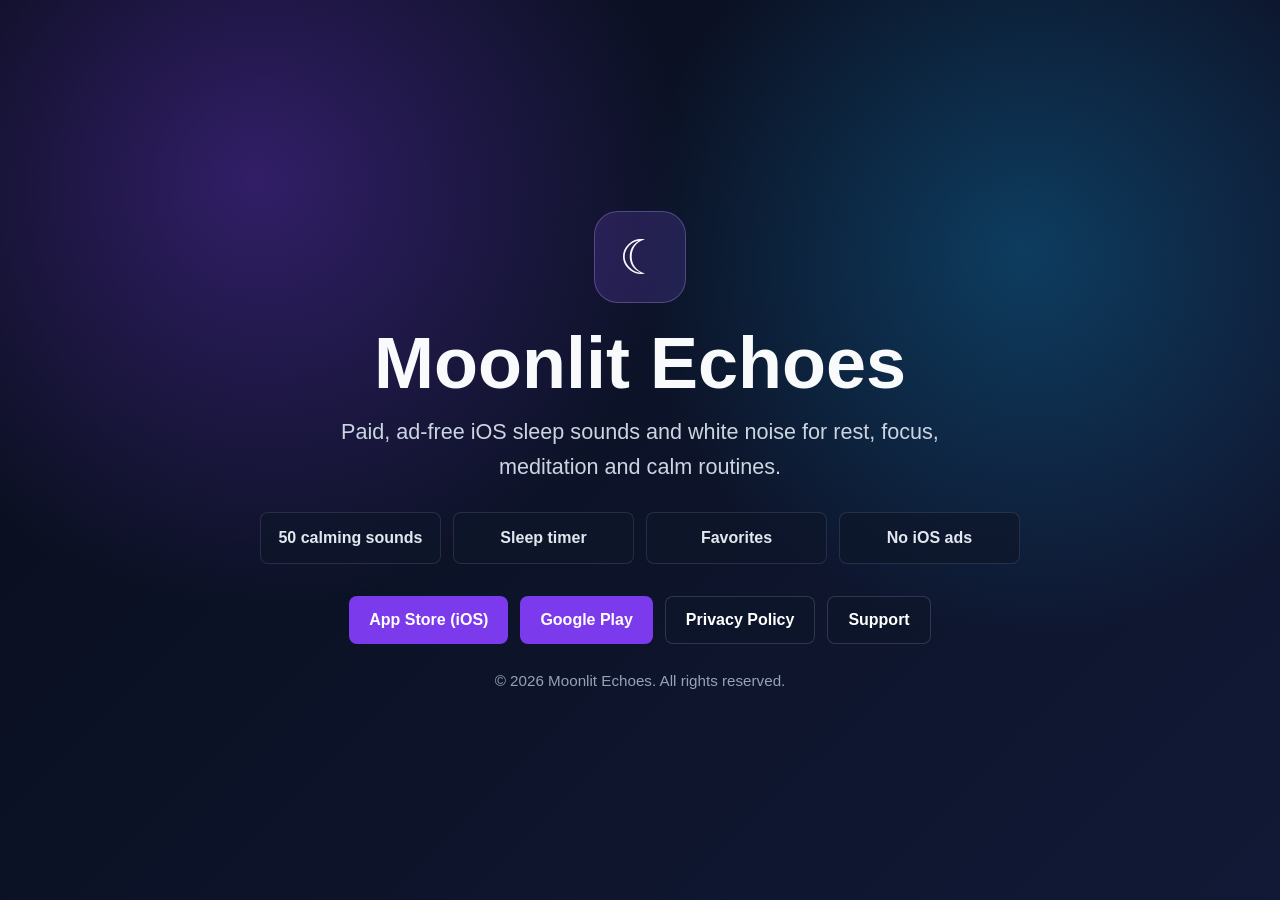
<file: index.html>
<!DOCTYPE html>
<html lang="en">

<head>
  <meta charset="UTF-8">
  <meta name="viewport" content="width=device-width, initial-scale=1.0">
  <meta name="description" content="Moonlit Echoes is a paid, ad-free iOS sleep sounds app with 50 calming sounds, white noise, nature ambience, favorites and a sleep timer.">
  <title>Moonlit Echoes - Sleep Sounds & White Noise</title>
  <style>
    * {
      box-sizing: border-box;
      margin: 0;
      padding: 0;
    }

    body {
      min-height: 100vh;
      font-family: "Segoe UI", Arial, sans-serif;
      background: radial-gradient(circle at 20% 20%, rgba(124, 58, 237, 0.35), transparent 34%),
        radial-gradient(circle at 80% 28%, rgba(14, 165, 233, 0.28), transparent 32%),
        linear-gradient(135deg, #080d1a 0%, #111936 100%);
      color: #f8fafc;
      display: flex;
      align-items: center;
      justify-content: center;
      padding: 32px 20px;
    }

    main {
      width: min(760px, 100%);
      text-align: center;
    }

    .icon {
      width: 92px;
      height: 92px;
      border-radius: 24px;
      margin: 0 auto 24px;
      display: grid;
      place-items: center;
      background: rgba(139, 92, 246, 0.18);
      border: 1px solid rgba(196, 181, 253, 0.28);
      font-size: 48px;
    }

    h1 {
      font-size: clamp(2.4rem, 8vw, 4.5rem);
      line-height: 1;
      margin-bottom: 16px;
      letter-spacing: 0;
    }

    .tagline {
      color: #cbd5e1;
      font-size: clamp(1.05rem, 3vw, 1.35rem);
      line-height: 1.6;
      max-width: 660px;
      margin: 0 auto 28px;
    }

    .features {
      display: grid;
      grid-template-columns: repeat(auto-fit, minmax(150px, 1fr));
      gap: 12px;
      margin: 0 auto 32px;
    }

    .feature {
      border: 1px solid rgba(148, 163, 184, 0.18);
      background: rgba(15, 23, 42, 0.72);
      border-radius: 8px;
      padding: 16px 14px;
      color: #e2e8f0;
      font-weight: 700;
    }

    .actions {
      display: flex;
      flex-wrap: wrap;
      gap: 12px;
      justify-content: center;
      margin-bottom: 28px;
    }

    .button {
      display: inline-flex;
      align-items: center;
      justify-content: center;
      min-height: 48px;
      padding: 0 20px;
      border-radius: 8px;
      background: #7c3aed;
      color: #ffffff;
      text-decoration: none;
      font-weight: 800;
    }

    .button.secondary {
      background: rgba(15, 23, 42, 0.72);
      border: 1px solid rgba(148, 163, 184, 0.24);
    }

    footer {
      color: #94a3b8;
      font-size: 0.95rem;
    }
  </style>
</head>

<body>
  <main>
    <div class="icon" aria-hidden="true">☾</div>
    <h1>Moonlit Echoes</h1>
    <p class="tagline">
      Paid, ad-free iOS sleep sounds and white noise for rest, focus, meditation and calm routines.
    </p>

    <section class="features" aria-label="App features">
      <div class="feature">50 calming sounds</div>
      <div class="feature">Sleep timer</div>
      <div class="feature">Favorites</div>
      <div class="feature">No iOS ads</div>
    </section>

    <div class="actions">
      <a class="button" href="https://apps.apple.com/tr/app/moonlit-echoes-sleep-sounds/id6769229121?l=tr">App Store (iOS)</a>
      <a class="button" href="https://play.google.com/store/apps/details?id=com.relaxingvoices.app">Google Play</a>
      <a class="button secondary" href="privacy-ios.html">Privacy Policy</a>
      <a class="button secondary" href="support.html">Support</a>
    </div>

    <footer>© 2026 Moonlit Echoes. All rights reserved.</footer>
  </main>
</body>

</html>
</file>
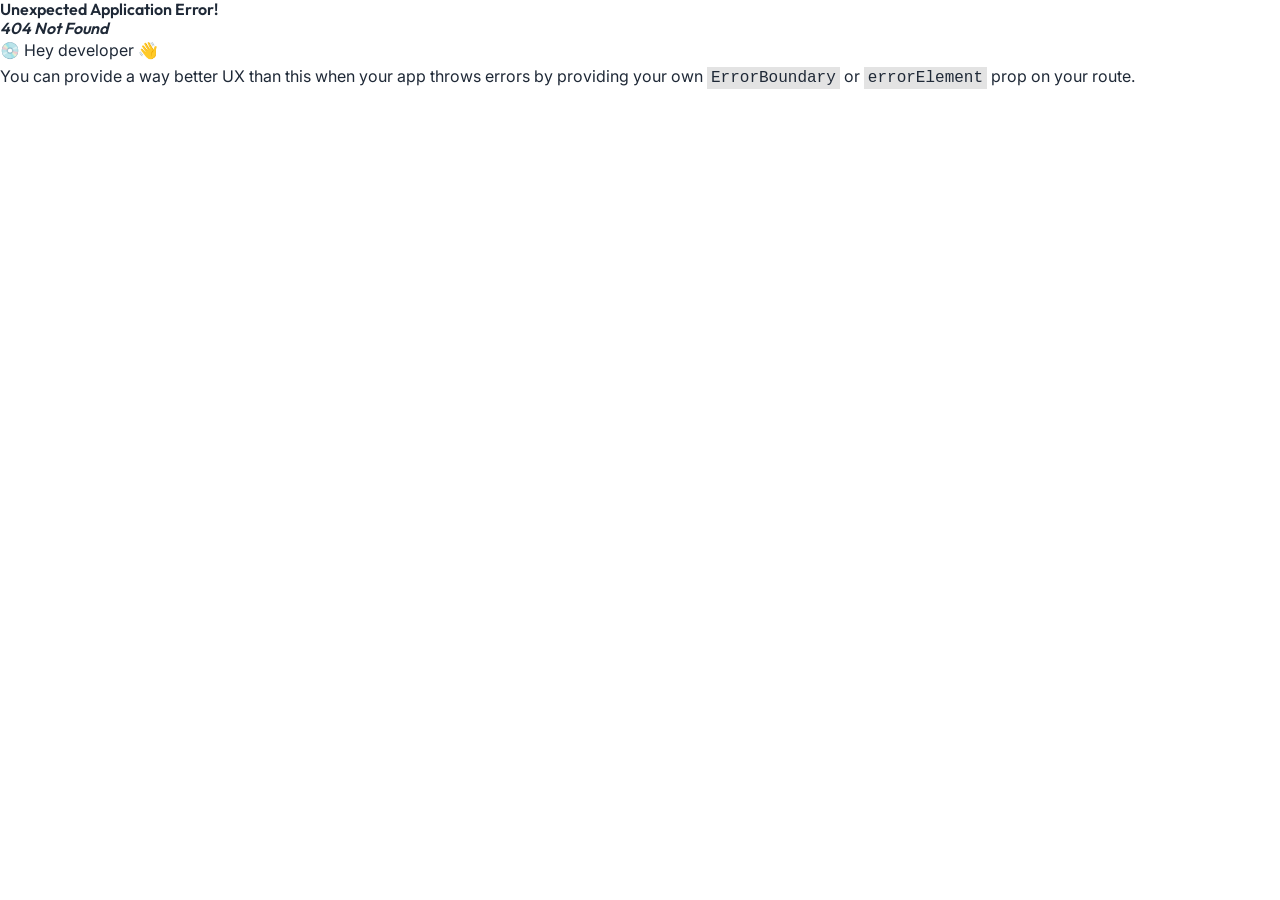
<file: diyetisyen-demo/index.html>
<!DOCTYPE html>
<html lang="tr">

<head>
  <meta charset="UTF-8" />
  <link rel="icon" type="image/svg+xml" href="/diyetisyen-demo/vite.svg" />
  <meta name="viewport" content="width=device-width, initial-scale=1.0" />
  <meta name="description"
    content="İzmir'de profesyonel beslenme danışmanlığı ve Herbalife koçluğu hizmeti. Kilo verme, sporcu beslenmesi, gebelik beslenmesi ve daha fazlası için uzman desteği." />
  <meta name="keywords"
    content="diyetisyen, beslenme danışmanlığı, herbalife koçu, diyet, kilo verme, sağlıklı beslenme, İzmir" />
  <meta name="author" content="Beslenme Danışmanı" />
  <link rel="preconnect" href="https://fonts.googleapis.com">
  <link rel="preconnect" href="https://fonts.gstatic.com" crossorigin>
  <link
    href="https://fonts.googleapis.com/css2?family=Inter:wght@300;400;500;600;700;800&family=Outfit:wght@400;500;600;700&display=swap"
    rel="stylesheet">
  <title>Beslenme Danışmanı | Herbalife Koçu & Diyetisyen Demo</title>
  <!-- SPA redirect script for GitHub Pages -->
  <script type="text/javascript">
    (function (l) {
      if (l.search[1] === '/') {
        var decoded = l.search.slice(1).split('&').map(function (s) {
          return s.replace(/~and~/g, '&')
        }).join('?');
        window.history.replaceState(null, null,
          l.pathname.slice(0, -1) + decoded + l.hash
        );
      }
    }(window.location))
  </script>
  <script type="module" crossorigin src="/diyetisyen-demo/assets/index-Dlt9TFIf.js"></script>
  <link rel="stylesheet" crossorigin href="/diyetisyen-demo/assets/index-DqzVPrlD.css">
</head>

<body>
  <div id="root"></div>
</body>

</html>
</file>
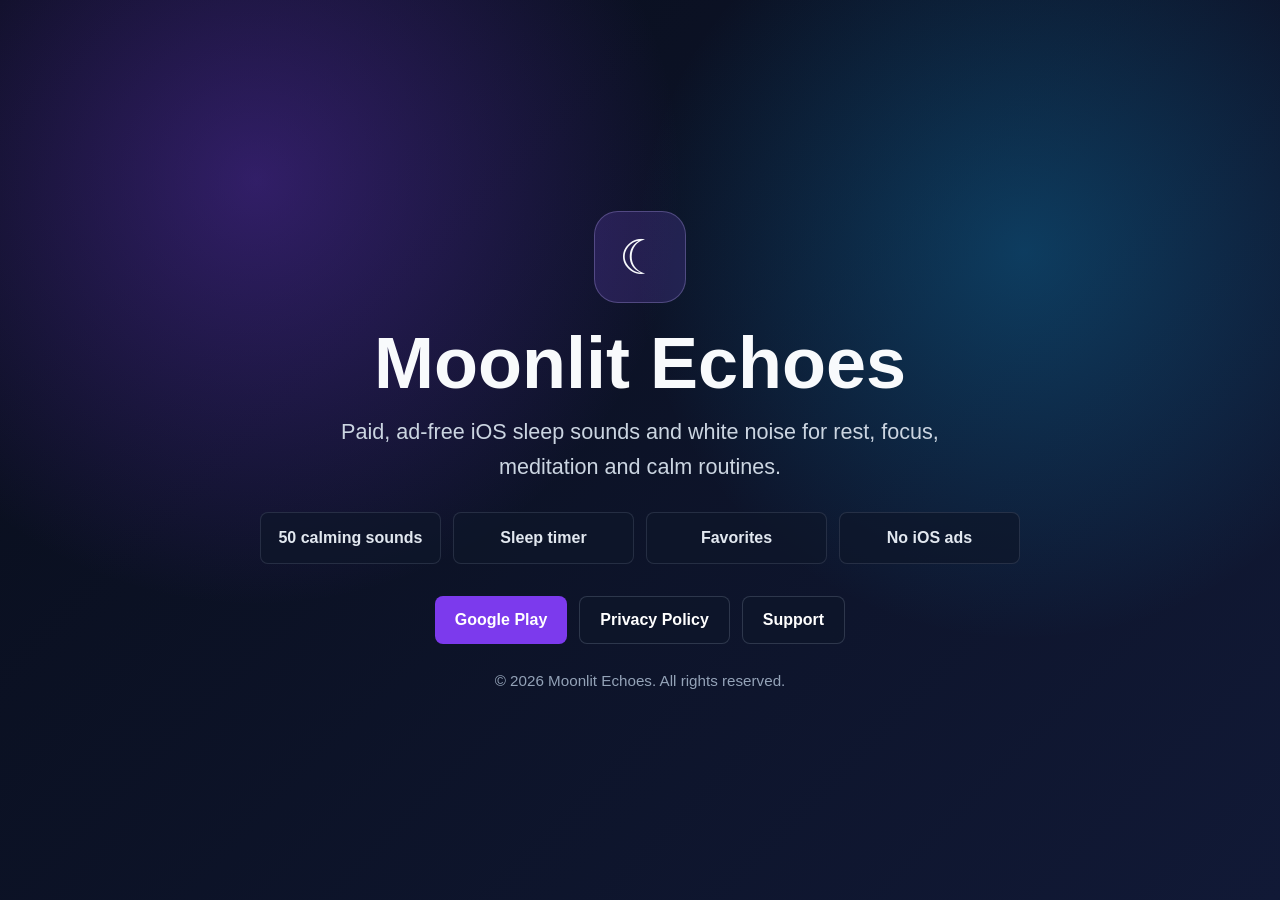
<file: moonlit-echoes/index.html>
<!DOCTYPE html>
<html lang="en">

<head>
  <meta charset="UTF-8">
  <meta name="viewport" content="width=device-width, initial-scale=1.0">
  <meta name="description" content="Moonlit Echoes is a paid, ad-free iOS sleep sounds app with 50 calming sounds, white noise, nature ambience, favorites and a sleep timer.">
  <title>Moonlit Echoes - Sleep Sounds & White Noise</title>
  <style>
    * {
      box-sizing: border-box;
      margin: 0;
      padding: 0;
    }

    body {
      min-height: 100vh;
      font-family: "Segoe UI", Arial, sans-serif;
      background: radial-gradient(circle at 20% 20%, rgba(124, 58, 237, 0.35), transparent 34%),
        radial-gradient(circle at 80% 28%, rgba(14, 165, 233, 0.28), transparent 32%),
        linear-gradient(135deg, #080d1a 0%, #111936 100%);
      color: #f8fafc;
      display: flex;
      align-items: center;
      justify-content: center;
      padding: 32px 20px;
    }

    main {
      width: min(760px, 100%);
      text-align: center;
    }

    .icon {
      width: 92px;
      height: 92px;
      border-radius: 24px;
      margin: 0 auto 24px;
      display: grid;
      place-items: center;
      background: rgba(139, 92, 246, 0.18);
      border: 1px solid rgba(196, 181, 253, 0.28);
      font-size: 48px;
    }

    h1 {
      font-size: clamp(2.4rem, 8vw, 4.5rem);
      line-height: 1;
      margin-bottom: 16px;
      letter-spacing: 0;
    }

    .tagline {
      color: #cbd5e1;
      font-size: clamp(1.05rem, 3vw, 1.35rem);
      line-height: 1.6;
      max-width: 660px;
      margin: 0 auto 28px;
    }

    .features {
      display: grid;
      grid-template-columns: repeat(auto-fit, minmax(150px, 1fr));
      gap: 12px;
      margin: 0 auto 32px;
    }

    .feature {
      border: 1px solid rgba(148, 163, 184, 0.18);
      background: rgba(15, 23, 42, 0.72);
      border-radius: 8px;
      padding: 16px 14px;
      color: #e2e8f0;
      font-weight: 700;
    }

    .actions {
      display: flex;
      flex-wrap: wrap;
      gap: 12px;
      justify-content: center;
      margin-bottom: 28px;
    }

    .button {
      display: inline-flex;
      align-items: center;
      justify-content: center;
      min-height: 48px;
      padding: 0 20px;
      border-radius: 8px;
      background: #7c3aed;
      color: #ffffff;
      text-decoration: none;
      font-weight: 800;
    }

    .button.secondary {
      background: rgba(15, 23, 42, 0.72);
      border: 1px solid rgba(148, 163, 184, 0.24);
    }

    footer {
      color: #94a3b8;
      font-size: 0.95rem;
    }
  </style>
</head>

<body>
  <main>
    <div class="icon" aria-hidden="true">☾</div>
    <h1>Moonlit Echoes</h1>
    <p class="tagline">
      Paid, ad-free iOS sleep sounds and white noise for rest, focus, meditation and calm routines.
    </p>

    <section class="features" aria-label="App features">
      <div class="feature">50 calming sounds</div>
      <div class="feature">Sleep timer</div>
      <div class="feature">Favorites</div>
      <div class="feature">No iOS ads</div>
    </section>

    <div class="actions">
      <a class="button" href="https://play.google.com/store/apps/details?id=com.relaxingvoices.app">Google Play</a>
      <a class="button secondary" href="privacy-ios.html">Privacy Policy</a>
      <a class="button secondary" href="support.html">Support</a>
    </div>

    <footer>© 2026 Moonlit Echoes. All rights reserved.</footer>
  </main>
</body>

</html>
</file>
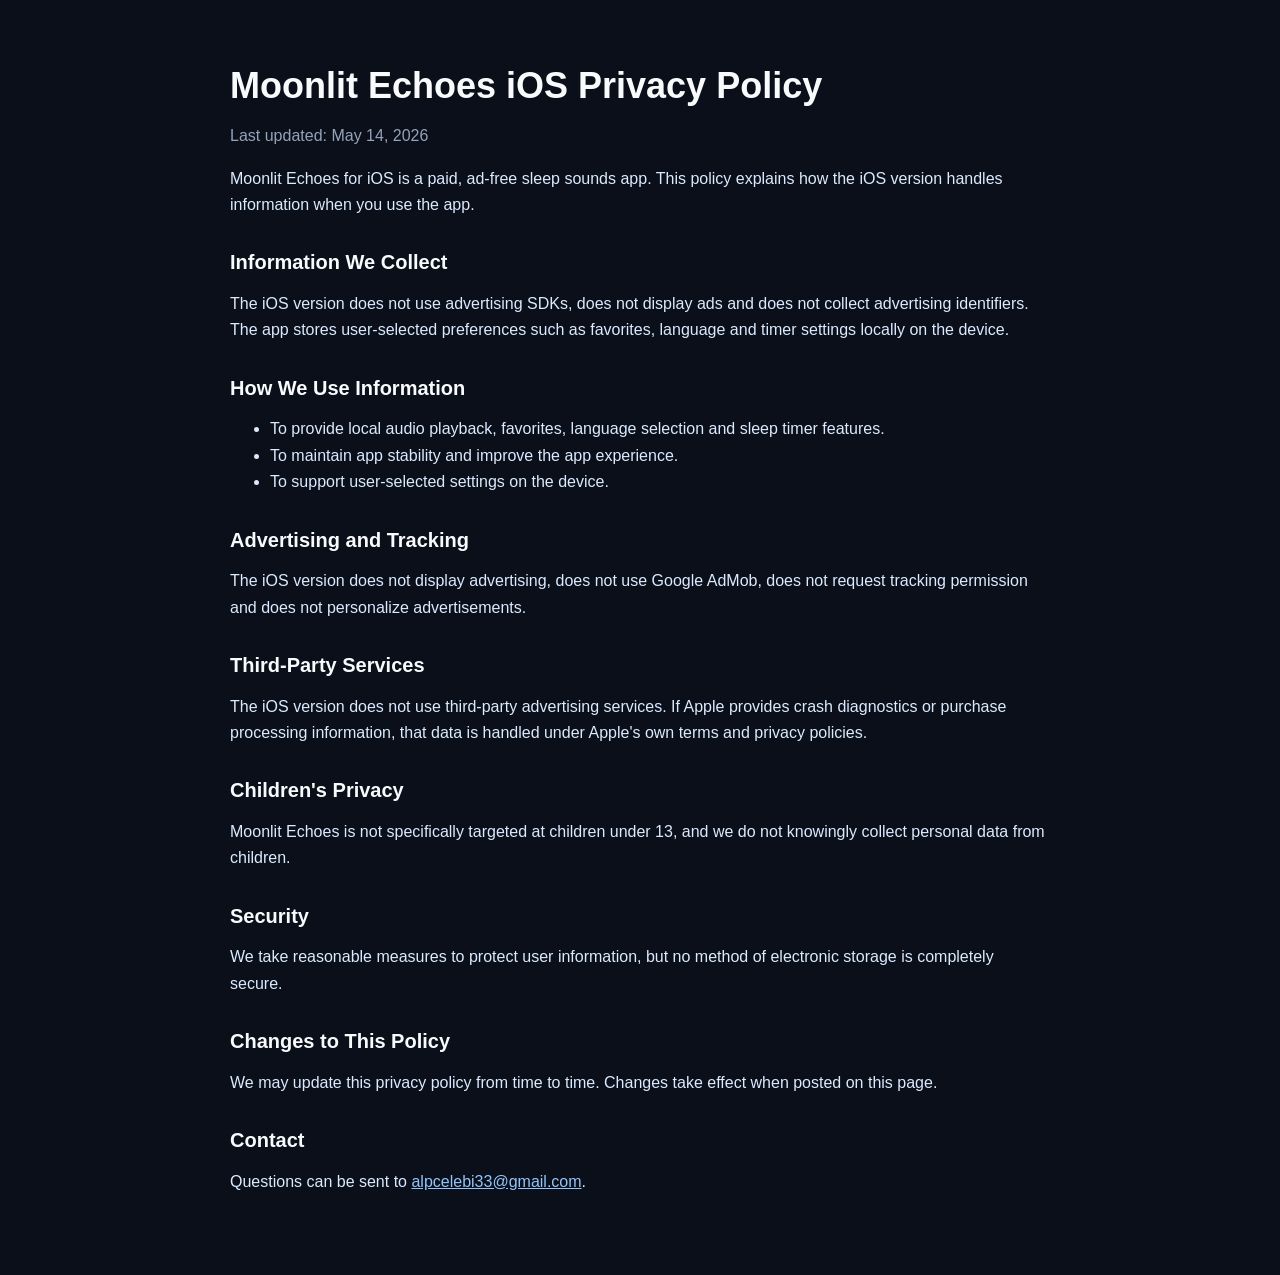
<file: privacy-ios.html>
<!DOCTYPE html>
<html lang="en">

<head>
  <meta charset="UTF-8">
  <meta name="viewport" content="width=device-width, initial-scale=1.0">
  <meta name="description" content="Moonlit Echoes iOS privacy policy for the paid, ad-free App Store edition.">
  <title>Moonlit Echoes iOS Privacy Policy</title>
  <style>
    body {
      margin: 0;
      font-family: "Segoe UI", Arial, sans-serif;
      background: #0a0f1a;
      color: #dbeafe;
      line-height: 1.65;
    }

    main {
      max-width: 820px;
      margin: 0 auto;
      padding: 40px 20px 64px;
    }

    h1,
    h2 {
      color: #f8fafc;
      line-height: 1.2;
    }

    h1 {
      font-size: 2.25rem;
      margin-bottom: 8px;
    }

    h2 {
      font-size: 1.25rem;
      margin-top: 32px;
    }

    a {
      color: #93c5fd;
    }

    .muted {
      color: #94a3b8;
    }
  </style>
</head>

<body>
  <main>
    <h1>Moonlit Echoes iOS Privacy Policy</h1>
    <p class="muted">Last updated: May 14, 2026</p>

    <p>
      Moonlit Echoes for iOS is a paid, ad-free sleep sounds app. This policy explains how the iOS version handles
      information when you use the app.
    </p>

    <h2>Information We Collect</h2>
    <p>
      The iOS version does not use advertising SDKs, does not display ads and does not collect advertising identifiers.
      The app stores user-selected preferences such as favorites, language and timer settings locally on the device.
    </p>

    <h2>How We Use Information</h2>
    <ul>
      <li>To provide local audio playback, favorites, language selection and sleep timer features.</li>
      <li>To maintain app stability and improve the app experience.</li>
      <li>To support user-selected settings on the device.</li>
    </ul>

    <h2>Advertising and Tracking</h2>
    <p>
      The iOS version does not display advertising, does not use Google AdMob, does not request tracking permission and
      does not personalize advertisements.
    </p>

    <h2>Third-Party Services</h2>
    <p>
      The iOS version does not use third-party advertising services. If Apple provides crash diagnostics or purchase
      processing information, that data is handled under Apple's own terms and privacy policies.
    </p>

    <h2>Children's Privacy</h2>
    <p>
      Moonlit Echoes is not specifically targeted at children under 13, and we do not knowingly collect personal data
      from children.
    </p>

    <h2>Security</h2>
    <p>
      We take reasonable measures to protect user information, but no method of electronic storage is completely secure.
    </p>

    <h2>Changes to This Policy</h2>
    <p>
      We may update this privacy policy from time to time. Changes take effect when posted on this page.
    </p>

    <h2>Contact</h2>
    <p>
      Questions can be sent to <a href="mailto:alpcelebi33@gmail.com">alpcelebi33@gmail.com</a>.
    </p>
  </main>
</body>

</html>
</file>
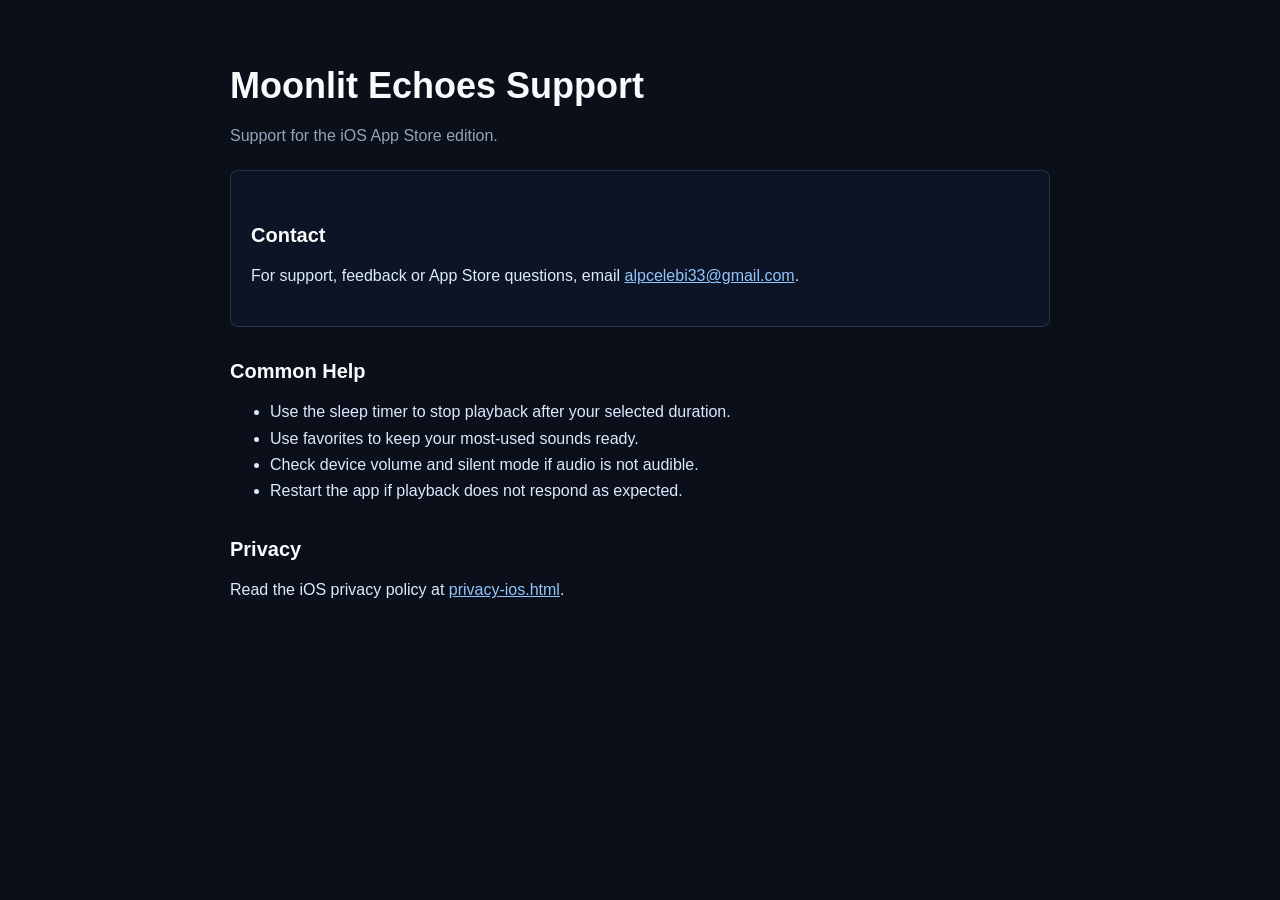
<file: support.html>
<!DOCTYPE html>
<html lang="en">

<head>
  <meta charset="UTF-8">
  <meta name="viewport" content="width=device-width, initial-scale=1.0">
  <meta name="description" content="Moonlit Echoes support page for App Store users.">
  <title>Moonlit Echoes Support</title>
  <style>
    body {
      margin: 0;
      font-family: "Segoe UI", Arial, sans-serif;
      background: #0a0f1a;
      color: #dbeafe;
      line-height: 1.65;
    }

    main {
      max-width: 820px;
      margin: 0 auto;
      padding: 40px 20px 64px;
    }

    h1,
    h2 {
      color: #f8fafc;
      line-height: 1.2;
    }

    h1 {
      font-size: 2.25rem;
      margin-bottom: 8px;
    }

    h2 {
      font-size: 1.25rem;
      margin-top: 32px;
    }

    a {
      color: #93c5fd;
    }

    .card {
      border: 1px solid rgba(148, 163, 184, 0.2);
      background: rgba(15, 23, 42, 0.74);
      border-radius: 8px;
      padding: 20px;
      margin-top: 20px;
    }

    .muted {
      color: #94a3b8;
    }
  </style>
</head>

<body>
  <main>
    <h1>Moonlit Echoes Support</h1>
    <p class="muted">Support for the iOS App Store edition.</p>

    <div class="card">
      <h2>Contact</h2>
      <p>
        For support, feedback or App Store questions, email
        <a href="mailto:alpcelebi33@gmail.com">alpcelebi33@gmail.com</a>.
      </p>
    </div>

    <h2>Common Help</h2>
    <ul>
      <li>Use the sleep timer to stop playback after your selected duration.</li>
      <li>Use favorites to keep your most-used sounds ready.</li>
      <li>Check device volume and silent mode if audio is not audible.</li>
      <li>Restart the app if playback does not respond as expected.</li>
    </ul>

    <h2>Privacy</h2>
    <p>
      Read the iOS privacy policy at <a href="privacy-ios.html">privacy-ios.html</a>.
    </p>
  </main>
</body>

</html>
</file>
<file: diyetisyen-demo/assets/index-DqzVPrlD.css>
@layer properties{@supports (((-webkit-hyphens:none)) and (not (margin-trim:inline))) or ((-moz-orient:inline) and (not (color:rgb(from red r g b)))){*,:before,:after,::backdrop{--tw-translate-x:0;--tw-translate-y:0;--tw-translate-z:0;--tw-space-y-reverse:0;--tw-divide-y-reverse:0;--tw-border-style:solid;--tw-gradient-position:initial;--tw-gradient-from:#0000;--tw-gradient-via:#0000;--tw-gradient-to:#0000;--tw-gradient-stops:initial;--tw-gradient-via-stops:initial;--tw-gradient-from-position:0%;--tw-gradient-via-position:50%;--tw-gradient-to-position:100%;--tw-leading:initial;--tw-font-weight:initial;--tw-shadow:0 0 #0000;--tw-shadow-color:initial;--tw-shadow-alpha:100%;--tw-inset-shadow:0 0 #0000;--tw-inset-shadow-color:initial;--tw-inset-shadow-alpha:100%;--tw-ring-color:initial;--tw-ring-shadow:0 0 #0000;--tw-inset-ring-color:initial;--tw-inset-ring-shadow:0 0 #0000;--tw-ring-inset:initial;--tw-ring-offset-width:0px;--tw-ring-offset-color:#fff;--tw-ring-offset-shadow:0 0 #0000;--tw-outline-style:solid;--tw-blur:initial;--tw-brightness:initial;--tw-contrast:initial;--tw-grayscale:initial;--tw-hue-rotate:initial;--tw-invert:initial;--tw-opacity:initial;--tw-saturate:initial;--tw-sepia:initial;--tw-drop-shadow:initial;--tw-drop-shadow-color:initial;--tw-drop-shadow-alpha:100%;--tw-drop-shadow-size:initial;--tw-backdrop-blur:initial;--tw-backdrop-brightness:initial;--tw-backdrop-contrast:initial;--tw-backdrop-grayscale:initial;--tw-backdrop-hue-rotate:initial;--tw-backdrop-invert:initial;--tw-backdrop-opacity:initial;--tw-backdrop-saturate:initial;--tw-backdrop-sepia:initial;--tw-duration:initial;--tw-ease:initial}}}@layer theme{:root,:host{--font-sans:"Inter",sans-serif;--font-mono:ui-monospace,SFMono-Regular,Menlo,Monaco,Consolas,"Liberation Mono","Courier New",monospace;--color-red-50:oklch(97.1% .013 17.38);--color-red-100:oklch(93.6% .032 17.717);--color-red-200:oklch(88.5% .062 18.334);--color-red-400:oklch(70.4% .191 22.216);--color-red-500:oklch(63.7% .237 25.331);--color-red-600:oklch(57.7% .245 27.325);--color-red-700:oklch(50.5% .213 27.518);--color-red-800:oklch(44.4% .177 26.899);--color-orange-400:oklch(75% .183 55.934);--color-orange-500:oklch(70.5% .213 47.604);--color-orange-600:oklch(64.6% .222 41.116);--color-yellow-100:oklch(97.3% .071 103.193);--color-yellow-400:oklch(85.2% .199 91.936);--color-yellow-500:oklch(79.5% .184 86.047);--color-yellow-600:oklch(68.1% .162 75.834);--color-yellow-700:oklch(55.4% .135 66.442);--color-green-50:oklch(98.2% .018 155.826);--color-green-100:oklch(96.2% .044 156.743);--color-green-200:oklch(92.5% .084 155.995);--color-green-400:oklch(79.2% .209 151.711);--color-green-500:oklch(72.3% .219 149.579);--color-green-600:oklch(62.7% .194 149.214);--color-green-700:oklch(52.7% .154 150.069);--color-green-800:oklch(44.8% .119 151.328);--color-blue-50:oklch(97% .014 254.604);--color-blue-100:oklch(93.2% .032 255.585);--color-blue-200:oklch(88.2% .059 254.128);--color-blue-300:oklch(80.9% .105 251.813);--color-blue-400:oklch(70.7% .165 254.624);--color-blue-500:oklch(62.3% .214 259.815);--color-blue-600:oklch(54.6% .245 262.881);--color-blue-700:oklch(48.8% .243 264.376);--color-blue-800:oklch(42.4% .199 265.638);--color-neutral-50:#f9fafb;--color-neutral-100:#f3f4f6;--color-neutral-200:#e5e7eb;--color-neutral-400:#9ca3af;--color-neutral-500:#6b7280;--color-neutral-600:#4b5563;--color-neutral-700:#374151;--color-neutral-800:#1f2937;--color-neutral-900:#111827;--color-black:#000;--color-white:#fff;--spacing:.25rem;--container-md:28rem;--container-lg:32rem;--container-xl:36rem;--container-2xl:42rem;--container-3xl:48rem;--container-7xl:80rem;--text-xs:.75rem;--text-xs--line-height:calc(1/.75);--text-sm:.875rem;--text-sm--line-height:calc(1.25/.875);--text-base:1rem;--text-base--line-height: 1.5 ;--text-lg:1.125rem;--text-lg--line-height:calc(1.75/1.125);--text-xl:1.25rem;--text-xl--line-height:calc(1.75/1.25);--text-2xl:1.5rem;--text-2xl--line-height:calc(2/1.5);--text-3xl:1.875rem;--text-3xl--line-height: 1.2 ;--text-4xl:2.25rem;--text-4xl--line-height:calc(2.5/2.25);--text-5xl:3rem;--text-5xl--line-height:1;--text-6xl:3.75rem;--text-6xl--line-height:1;--text-8xl:6rem;--text-8xl--line-height:1;--text-9xl:8rem;--text-9xl--line-height:1;--font-weight-medium:500;--font-weight-semibold:600;--font-weight-bold:700;--leading-tight:1.25;--leading-relaxed:1.625;--radius-lg:.5rem;--radius-xl:.75rem;--radius-2xl:1rem;--radius-3xl:1.5rem;--ease-in-out:cubic-bezier(.4,0,.2,1);--animate-spin:spin 1s linear infinite;--animate-pulse:pulse 2s cubic-bezier(.4,0,.6,1)infinite;--blur-md:12px;--blur-3xl:64px;--aspect-video:16/9;--default-transition-duration:.15s;--default-transition-timing-function:cubic-bezier(.4,0,.2,1);--default-font-family:var(--font-sans);--default-mono-font-family:var(--font-mono);--font-display:"Outfit",sans-serif;--color-primary-50:#ecfdf5;--color-primary-100:#d1fae5;--color-primary-200:#a7f3d0;--color-primary-300:#6ee7b7;--color-primary-400:#34d399;--color-primary-500:#10b981;--color-primary-600:#059669;--color-primary-700:#047857;--color-primary-800:#065f46;--color-primary-900:#064e3b;--color-accent-50:#f0fdfa;--color-accent-100:#ccfbf1;--color-accent-200:#99f6e4;--color-accent-300:#5eead4;--color-accent-400:#2dd4bf;--color-accent-500:#14b8a6;--color-accent-600:#0d9488;--color-accent-700:#0f766e}}@layer base{*,:after,:before,::backdrop{box-sizing:border-box;border:0 solid;margin:0;padding:0}::file-selector-button{box-sizing:border-box;border:0 solid;margin:0;padding:0}html,:host{-webkit-text-size-adjust:100%;tab-size:4;line-height:1.5;font-family:var(--default-font-family,ui-sans-serif,system-ui,sans-serif,"Apple Color Emoji","Segoe UI Emoji","Segoe UI Symbol","Noto Color Emoji");font-feature-settings:var(--default-font-feature-settings,normal);font-variation-settings:var(--default-font-variation-settings,normal);-webkit-tap-highlight-color:transparent}hr{height:0;color:inherit;border-top-width:1px}abbr:where([title]){-webkit-text-decoration:underline dotted;text-decoration:underline dotted}h1,h2,h3,h4,h5,h6{font-size:inherit;font-weight:inherit}a{color:inherit;-webkit-text-decoration:inherit;text-decoration:inherit}b,strong{font-weight:bolder}code,kbd,samp,pre{font-family:var(--default-mono-font-family,ui-monospace,SFMono-Regular,Menlo,Monaco,Consolas,"Liberation Mono","Courier New",monospace);font-feature-settings:var(--default-mono-font-feature-settings,normal);font-variation-settings:var(--default-mono-font-variation-settings,normal);font-size:1em}small{font-size:80%}sub,sup{vertical-align:baseline;font-size:75%;line-height:0;position:relative}sub{bottom:-.25em}sup{top:-.5em}table{text-indent:0;border-color:inherit;border-collapse:collapse}:-moz-focusring{outline:auto}progress{vertical-align:baseline}summary{display:list-item}ol,ul,menu{list-style:none}img,svg,video,canvas,audio,iframe,embed,object{vertical-align:middle;display:block}img,video{max-width:100%;height:auto}button,input,select,optgroup,textarea{font:inherit;font-feature-settings:inherit;font-variation-settings:inherit;letter-spacing:inherit;color:inherit;opacity:1;background-color:#0000;border-radius:0}::file-selector-button{font:inherit;font-feature-settings:inherit;font-variation-settings:inherit;letter-spacing:inherit;color:inherit;opacity:1;background-color:#0000;border-radius:0}:where(select:is([multiple],[size])) optgroup{font-weight:bolder}:where(select:is([multiple],[size])) optgroup option{padding-inline-start:20px}::file-selector-button{margin-inline-end:4px}::placeholder{opacity:1}@supports (not ((-webkit-appearance:-apple-pay-button))) or (contain-intrinsic-size:1px){::placeholder{color:currentColor}@supports (color:color-mix(in lab,red,red)){::placeholder{color:color-mix(in oklab,currentcolor 50%,transparent)}}}textarea{resize:vertical}::-webkit-search-decoration{-webkit-appearance:none}::-webkit-date-and-time-value{min-height:1lh;text-align:inherit}::-webkit-datetime-edit{display:inline-flex}::-webkit-datetime-edit-fields-wrapper{padding:0}::-webkit-datetime-edit{padding-block:0}::-webkit-datetime-edit-year-field{padding-block:0}::-webkit-datetime-edit-month-field{padding-block:0}::-webkit-datetime-edit-day-field{padding-block:0}::-webkit-datetime-edit-hour-field{padding-block:0}::-webkit-datetime-edit-minute-field{padding-block:0}::-webkit-datetime-edit-second-field{padding-block:0}::-webkit-datetime-edit-millisecond-field{padding-block:0}::-webkit-datetime-edit-meridiem-field{padding-block:0}::-webkit-calendar-picker-indicator{line-height:1}:-moz-ui-invalid{box-shadow:none}button,input:where([type=button],[type=reset],[type=submit]){appearance:button}::file-selector-button{appearance:button}::-webkit-inner-spin-button{height:auto}::-webkit-outer-spin-button{height:auto}[hidden]:where(:not([hidden=until-found])){display:none!important}}@layer components;@layer utilities{.pointer-events-none{pointer-events:none}.absolute{position:absolute}.fixed{position:fixed}.relative{position:relative}.inset-0{inset:calc(var(--spacing)*0)}.inset-4{inset:calc(var(--spacing)*4)}.inset-8{inset:calc(var(--spacing)*8)}.-top-2{top:calc(var(--spacing)*-2)}.-top-4{top:calc(var(--spacing)*-4)}.top-0{top:calc(var(--spacing)*0)}.top-1\/2{top:50%}.top-4{top:calc(var(--spacing)*4)}.top-10{top:calc(var(--spacing)*10)}.top-20{top:calc(var(--spacing)*20)}.-right-2{right:calc(var(--spacing)*-2)}.-right-4{right:calc(var(--spacing)*-4)}.right-0{right:calc(var(--spacing)*0)}.right-1\/6{right:16.6667%}.right-4{right:calc(var(--spacing)*4)}.right-6{right:calc(var(--spacing)*6)}.right-10{right:calc(var(--spacing)*10)}.bottom-0{bottom:calc(var(--spacing)*0)}.bottom-6{bottom:calc(var(--spacing)*6)}.bottom-20{bottom:calc(var(--spacing)*20)}.-left-4{left:calc(var(--spacing)*-4)}.-left-8{left:calc(var(--spacing)*-8)}.left-0{left:calc(var(--spacing)*0)}.left-1\/2{left:50%}.left-1\/6{left:16.6667%}.left-10{left:calc(var(--spacing)*10)}.z-10{z-index:10}.z-50{z-index:50}.z-\[100\]{z-index:100}.mx-auto{margin-inline:auto}.my-2{margin-block:calc(var(--spacing)*2)}.my-10{margin-block:calc(var(--spacing)*10)}.-mt-2{margin-top:calc(var(--spacing)*-2)}.mt-0\.5{margin-top:calc(var(--spacing)*.5)}.mt-1{margin-top:calc(var(--spacing)*1)}.mt-2{margin-top:calc(var(--spacing)*2)}.mt-4{margin-top:calc(var(--spacing)*4)}.mt-6{margin-top:calc(var(--spacing)*6)}.mt-8{margin-top:calc(var(--spacing)*8)}.mt-10{margin-top:calc(var(--spacing)*10)}.mt-12{margin-top:calc(var(--spacing)*12)}.mb-1{margin-bottom:calc(var(--spacing)*1)}.mb-2{margin-bottom:calc(var(--spacing)*2)}.mb-3{margin-bottom:calc(var(--spacing)*3)}.mb-4{margin-bottom:calc(var(--spacing)*4)}.mb-6{margin-bottom:calc(var(--spacing)*6)}.mb-8{margin-bottom:calc(var(--spacing)*8)}.mb-12{margin-bottom:calc(var(--spacing)*12)}.ml-2{margin-left:calc(var(--spacing)*2)}.block{display:block}.flex{display:flex}.grid{display:grid}.hidden{display:none}.inline-flex{display:inline-flex}.aspect-square{aspect-ratio:1}.aspect-video{aspect-ratio:var(--aspect-video)}.h-0\.5{height:calc(var(--spacing)*.5)}.h-1{height:calc(var(--spacing)*1)}.h-1\.5{height:calc(var(--spacing)*1.5)}.h-2{height:calc(var(--spacing)*2)}.h-3{height:calc(var(--spacing)*3)}.h-4{height:calc(var(--spacing)*4)}.h-5{height:calc(var(--spacing)*5)}.h-6{height:calc(var(--spacing)*6)}.h-7{height:calc(var(--spacing)*7)}.h-8{height:calc(var(--spacing)*8)}.h-10{height:calc(var(--spacing)*10)}.h-12{height:calc(var(--spacing)*12)}.h-14{height:calc(var(--spacing)*14)}.h-16{height:calc(var(--spacing)*16)}.h-20{height:calc(var(--spacing)*20)}.h-72{height:calc(var(--spacing)*72)}.h-96{height:calc(var(--spacing)*96)}.h-full{height:100%}.min-h-screen{min-height:100vh}.w-1{width:calc(var(--spacing)*1)}.w-1\.5{width:calc(var(--spacing)*1.5)}.w-2{width:calc(var(--spacing)*2)}.w-3{width:calc(var(--spacing)*3)}.w-4{width:calc(var(--spacing)*4)}.w-5{width:calc(var(--spacing)*5)}.w-6{width:calc(var(--spacing)*6)}.w-7{width:calc(var(--spacing)*7)}.w-8{width:calc(var(--spacing)*8)}.w-10{width:calc(var(--spacing)*10)}.w-12{width:calc(var(--spacing)*12)}.w-14{width:calc(var(--spacing)*14)}.w-16{width:calc(var(--spacing)*16)}.w-20{width:calc(var(--spacing)*20)}.w-72{width:calc(var(--spacing)*72)}.w-96{width:calc(var(--spacing)*96)}.w-full{width:100%}.w-px{width:1px}.max-w-2xl{max-width:var(--container-2xl)}.max-w-3xl{max-width:var(--container-3xl)}.max-w-7xl{max-width:var(--container-7xl)}.max-w-lg{max-width:var(--container-lg)}.max-w-md{max-width:var(--container-md)}.max-w-xl{max-width:var(--container-xl)}.flex-1{flex:1}.flex-shrink-0{flex-shrink:0}.flex-grow{flex-grow:1}.-translate-x-1\/2{--tw-translate-x: -50% ;translate:var(--tw-translate-x)var(--tw-translate-y)}.translate-x-1\/2{--tw-translate-x: 50% ;translate:var(--tw-translate-x)var(--tw-translate-y)}.-translate-y-1\/2{--tw-translate-y: -50% ;translate:var(--tw-translate-x)var(--tw-translate-y)}.translate-y-1\/2{--tw-translate-y: 50% ;translate:var(--tw-translate-x)var(--tw-translate-y)}.animate-pulse{animation:var(--animate-pulse)}.animate-spin{animation:var(--animate-spin)}.cursor-pointer{cursor:pointer}.appearance-none{appearance:none}.grid-cols-1{grid-template-columns:repeat(1,minmax(0,1fr))}.grid-cols-2{grid-template-columns:repeat(2,minmax(0,1fr))}.flex-col{flex-direction:column}.items-center{align-items:center}.items-start{align-items:flex-start}.justify-between{justify-content:space-between}.justify-center{justify-content:center}.gap-0\.5{gap:calc(var(--spacing)*.5)}.gap-1{gap:calc(var(--spacing)*1)}.gap-2{gap:calc(var(--spacing)*2)}.gap-3{gap:calc(var(--spacing)*3)}.gap-4{gap:calc(var(--spacing)*4)}.gap-6{gap:calc(var(--spacing)*6)}.gap-8{gap:calc(var(--spacing)*8)}.gap-12{gap:calc(var(--spacing)*12)}:where(.space-y-1>:not(:last-child)){--tw-space-y-reverse:0;margin-block-start:calc(calc(var(--spacing)*1)*var(--tw-space-y-reverse));margin-block-end:calc(calc(var(--spacing)*1)*calc(1 - var(--tw-space-y-reverse)))}:where(.space-y-2>:not(:last-child)){--tw-space-y-reverse:0;margin-block-start:calc(calc(var(--spacing)*2)*var(--tw-space-y-reverse));margin-block-end:calc(calc(var(--spacing)*2)*calc(1 - var(--tw-space-y-reverse)))}:where(.space-y-3>:not(:last-child)){--tw-space-y-reverse:0;margin-block-start:calc(calc(var(--spacing)*3)*var(--tw-space-y-reverse));margin-block-end:calc(calc(var(--spacing)*3)*calc(1 - var(--tw-space-y-reverse)))}:where(.space-y-4>:not(:last-child)){--tw-space-y-reverse:0;margin-block-start:calc(calc(var(--spacing)*4)*var(--tw-space-y-reverse));margin-block-end:calc(calc(var(--spacing)*4)*calc(1 - var(--tw-space-y-reverse)))}:where(.space-y-6>:not(:last-child)){--tw-space-y-reverse:0;margin-block-start:calc(calc(var(--spacing)*6)*var(--tw-space-y-reverse));margin-block-end:calc(calc(var(--spacing)*6)*calc(1 - var(--tw-space-y-reverse)))}:where(.divide-y>:not(:last-child)){--tw-divide-y-reverse:0;border-bottom-style:var(--tw-border-style);border-top-style:var(--tw-border-style);border-top-width:calc(1px*var(--tw-divide-y-reverse));border-bottom-width:calc(1px*calc(1 - var(--tw-divide-y-reverse)))}:where(.divide-neutral-200>:not(:last-child)){border-color:var(--color-neutral-200)}.self-start{align-self:flex-start}.overflow-hidden{overflow:hidden}.rounded-2xl{border-radius:var(--radius-2xl)}.rounded-3xl{border-radius:var(--radius-3xl)}.rounded-full{border-radius:3.40282e38px}.rounded-lg{border-radius:var(--radius-lg)}.rounded-xl{border-radius:var(--radius-xl)}.border{border-style:var(--tw-border-style);border-width:1px}.border-2{border-style:var(--tw-border-style);border-width:2px}.border-4{border-style:var(--tw-border-style);border-width:4px}.border-t{border-top-style:var(--tw-border-style);border-top-width:1px}.border-b{border-bottom-style:var(--tw-border-style);border-bottom-width:1px}.border-blue-200{border-color:var(--color-blue-200)}.border-green-200{border-color:var(--color-green-200)}.border-neutral-100{border-color:var(--color-neutral-100)}.border-neutral-200{border-color:var(--color-neutral-200)}.border-neutral-800{border-color:var(--color-neutral-800)}.border-primary-200{border-color:var(--color-primary-200)}.border-primary-300{border-color:var(--color-primary-300)}.border-primary-600{border-color:var(--color-primary-600)}.border-red-200{border-color:var(--color-red-200)}.border-red-500{border-color:var(--color-red-500)}.border-white\/30{border-color:#ffffff4d}@supports (color:color-mix(in lab,red,red)){.border-white\/30{border-color:color-mix(in oklab,var(--color-white)30%,transparent)}}.border-t-primary-600{border-top-color:var(--color-primary-600)}.\!bg-white{background-color:var(--color-white)!important}.bg-\[\#25D366\]{background-color:#25d366}.bg-accent-200{background-color:var(--color-accent-200)}.bg-accent-500{background-color:var(--color-accent-500)}.bg-blue-50{background-color:var(--color-blue-50)}.bg-blue-100{background-color:var(--color-blue-100)}.bg-blue-400{background-color:var(--color-blue-400)}.bg-green-50{background-color:var(--color-green-50)}.bg-green-100{background-color:var(--color-green-100)}.bg-green-400{background-color:var(--color-green-400)}.bg-neutral-50{background-color:var(--color-neutral-50)}.bg-neutral-100{background-color:var(--color-neutral-100)}.bg-neutral-200{background-color:var(--color-neutral-200)}.bg-neutral-400{background-color:var(--color-neutral-400)}.bg-neutral-800{background-color:var(--color-neutral-800)}.bg-neutral-900{background-color:var(--color-neutral-900)}.bg-orange-400{background-color:var(--color-orange-400)}.bg-primary-50{background-color:var(--color-primary-50)}.bg-primary-100{background-color:var(--color-primary-100)}.bg-primary-200{background-color:var(--color-primary-200)}.bg-primary-500{background-color:var(--color-primary-500)}.bg-primary-600{background-color:var(--color-primary-600)}.bg-red-50{background-color:var(--color-red-50)}.bg-red-100{background-color:var(--color-red-100)}.bg-red-400{background-color:var(--color-red-400)}.bg-red-500{background-color:var(--color-red-500)}.bg-red-600{background-color:var(--color-red-600)}.bg-transparent{background-color:#0000}.bg-white{background-color:var(--color-white)}.bg-white\/95{background-color:#fffffff2}@supports (color:color-mix(in lab,red,red)){.bg-white\/95{background-color:color-mix(in oklab,var(--color-white)95%,transparent)}}.bg-yellow-100{background-color:var(--color-yellow-100)}.bg-yellow-400{background-color:var(--color-yellow-400)}.bg-gradient-to-b{--tw-gradient-position:to bottom in oklab;background-image:linear-gradient(var(--tw-gradient-stops))}.bg-gradient-to-br{--tw-gradient-position:to bottom right in oklab;background-image:linear-gradient(var(--tw-gradient-stops))}.bg-gradient-to-r{--tw-gradient-position:to right in oklab;background-image:linear-gradient(var(--tw-gradient-stops))}.from-accent-50{--tw-gradient-from:var(--color-accent-50);--tw-gradient-stops:var(--tw-gradient-via-stops,var(--tw-gradient-position),var(--tw-gradient-from)var(--tw-gradient-from-position),var(--tw-gradient-to)var(--tw-gradient-to-position))}.from-accent-500{--tw-gradient-from:var(--color-accent-500);--tw-gradient-stops:var(--tw-gradient-via-stops,var(--tw-gradient-position),var(--tw-gradient-from)var(--tw-gradient-from-position),var(--tw-gradient-to)var(--tw-gradient-to-position))}.from-blue-300{--tw-gradient-from:var(--color-blue-300);--tw-gradient-stops:var(--tw-gradient-via-stops,var(--tw-gradient-position),var(--tw-gradient-from)var(--tw-gradient-from-position),var(--tw-gradient-to)var(--tw-gradient-to-position))}.from-blue-500{--tw-gradient-from:var(--color-blue-500);--tw-gradient-stops:var(--tw-gradient-via-stops,var(--tw-gradient-position),var(--tw-gradient-from)var(--tw-gradient-from-position),var(--tw-gradient-to)var(--tw-gradient-to-position))}.from-neutral-50{--tw-gradient-from:var(--color-neutral-50);--tw-gradient-stops:var(--tw-gradient-via-stops,var(--tw-gradient-position),var(--tw-gradient-from)var(--tw-gradient-from-position),var(--tw-gradient-to)var(--tw-gradient-to-position))}.from-primary-50{--tw-gradient-from:var(--color-primary-50);--tw-gradient-stops:var(--tw-gradient-via-stops,var(--tw-gradient-position),var(--tw-gradient-from)var(--tw-gradient-from-position),var(--tw-gradient-to)var(--tw-gradient-to-position))}.from-primary-100{--tw-gradient-from:var(--color-primary-100);--tw-gradient-stops:var(--tw-gradient-via-stops,var(--tw-gradient-position),var(--tw-gradient-from)var(--tw-gradient-from-position),var(--tw-gradient-to)var(--tw-gradient-to-position))}.from-primary-300{--tw-gradient-from:var(--color-primary-300);--tw-gradient-stops:var(--tw-gradient-via-stops,var(--tw-gradient-position),var(--tw-gradient-from)var(--tw-gradient-from-position),var(--tw-gradient-to)var(--tw-gradient-to-position))}.from-primary-400{--tw-gradient-from:var(--color-primary-400);--tw-gradient-stops:var(--tw-gradient-via-stops,var(--tw-gradient-position),var(--tw-gradient-from)var(--tw-gradient-from-position),var(--tw-gradient-to)var(--tw-gradient-to-position))}.from-primary-500{--tw-gradient-from:var(--color-primary-500);--tw-gradient-stops:var(--tw-gradient-via-stops,var(--tw-gradient-position),var(--tw-gradient-from)var(--tw-gradient-from-position),var(--tw-gradient-to)var(--tw-gradient-to-position))}.from-primary-600{--tw-gradient-from:var(--color-primary-600);--tw-gradient-stops:var(--tw-gradient-via-stops,var(--tw-gradient-position),var(--tw-gradient-from)var(--tw-gradient-from-position),var(--tw-gradient-to)var(--tw-gradient-to-position))}.via-primary-300{--tw-gradient-via:var(--color-primary-300);--tw-gradient-via-stops:var(--tw-gradient-position),var(--tw-gradient-from)var(--tw-gradient-from-position),var(--tw-gradient-via)var(--tw-gradient-via-position),var(--tw-gradient-to)var(--tw-gradient-to-position);--tw-gradient-stops:var(--tw-gradient-via-stops)}.via-primary-700{--tw-gradient-via:var(--color-primary-700);--tw-gradient-via-stops:var(--tw-gradient-position),var(--tw-gradient-from)var(--tw-gradient-from-position),var(--tw-gradient-via)var(--tw-gradient-via-position),var(--tw-gradient-to)var(--tw-gradient-to-position);--tw-gradient-stops:var(--tw-gradient-via-stops)}.via-white{--tw-gradient-via:var(--color-white);--tw-gradient-via-stops:var(--tw-gradient-position),var(--tw-gradient-from)var(--tw-gradient-from-position),var(--tw-gradient-via)var(--tw-gradient-via-position),var(--tw-gradient-to)var(--tw-gradient-to-position);--tw-gradient-stops:var(--tw-gradient-via-stops)}.to-accent-50{--tw-gradient-to:var(--color-accent-50);--tw-gradient-stops:var(--tw-gradient-via-stops,var(--tw-gradient-position),var(--tw-gradient-from)var(--tw-gradient-from-position),var(--tw-gradient-to)var(--tw-gradient-to-position))}.to-accent-100{--tw-gradient-to:var(--color-accent-100);--tw-gradient-stops:var(--tw-gradient-via-stops,var(--tw-gradient-position),var(--tw-gradient-from)var(--tw-gradient-from-position),var(--tw-gradient-to)var(--tw-gradient-to-position))}.to-accent-300{--tw-gradient-to:var(--color-accent-300);--tw-gradient-stops:var(--tw-gradient-via-stops,var(--tw-gradient-position),var(--tw-gradient-from)var(--tw-gradient-from-position),var(--tw-gradient-to)var(--tw-gradient-to-position))}.to-accent-400{--tw-gradient-to:var(--color-accent-400);--tw-gradient-stops:var(--tw-gradient-via-stops,var(--tw-gradient-position),var(--tw-gradient-from)var(--tw-gradient-from-position),var(--tw-gradient-to)var(--tw-gradient-to-position))}.to-accent-600{--tw-gradient-to:var(--color-accent-600);--tw-gradient-stops:var(--tw-gradient-via-stops,var(--tw-gradient-position),var(--tw-gradient-from)var(--tw-gradient-from-position),var(--tw-gradient-to)var(--tw-gradient-to-position))}.to-accent-700{--tw-gradient-to:var(--color-accent-700);--tw-gradient-stops:var(--tw-gradient-via-stops,var(--tw-gradient-position),var(--tw-gradient-from)var(--tw-gradient-from-position),var(--tw-gradient-to)var(--tw-gradient-to-position))}.to-blue-600{--tw-gradient-to:var(--color-blue-600);--tw-gradient-stops:var(--tw-gradient-via-stops,var(--tw-gradient-position),var(--tw-gradient-from)var(--tw-gradient-from-position),var(--tw-gradient-to)var(--tw-gradient-to-position))}.to-primary-600{--tw-gradient-to:var(--color-primary-600);--tw-gradient-stops:var(--tw-gradient-via-stops,var(--tw-gradient-position),var(--tw-gradient-from)var(--tw-gradient-from-position),var(--tw-gradient-to)var(--tw-gradient-to-position))}.to-white{--tw-gradient-to:var(--color-white);--tw-gradient-stops:var(--tw-gradient-via-stops,var(--tw-gradient-position),var(--tw-gradient-from)var(--tw-gradient-from-position),var(--tw-gradient-to)var(--tw-gradient-to-position))}.bg-clip-text{-webkit-background-clip:text;background-clip:text}.fill-white{fill:var(--color-white)}.fill-yellow-500{fill:var(--color-yellow-500)}.p-1{padding:calc(var(--spacing)*1)}.p-2{padding:calc(var(--spacing)*2)}.p-3{padding:calc(var(--spacing)*3)}.p-4{padding:calc(var(--spacing)*4)}.p-6{padding:calc(var(--spacing)*6)}.p-8{padding:calc(var(--spacing)*8)}.px-3{padding-inline:calc(var(--spacing)*3)}.px-4{padding-inline:calc(var(--spacing)*4)}.px-5{padding-inline:calc(var(--spacing)*5)}.px-6{padding-inline:calc(var(--spacing)*6)}.px-8{padding-inline:calc(var(--spacing)*8)}.py-1{padding-block:calc(var(--spacing)*1)}.py-2{padding-block:calc(var(--spacing)*2)}.py-3{padding-block:calc(var(--spacing)*3)}.py-4{padding-block:calc(var(--spacing)*4)}.py-5{padding-block:calc(var(--spacing)*5)}.py-6{padding-block:calc(var(--spacing)*6)}.py-12{padding-block:calc(var(--spacing)*12)}.py-16{padding-block:calc(var(--spacing)*16)}.py-20{padding-block:calc(var(--spacing)*20)}.pt-4{padding-top:calc(var(--spacing)*4)}.pt-20{padding-top:calc(var(--spacing)*20)}.pt-32{padding-top:calc(var(--spacing)*32)}.pr-4{padding-right:calc(var(--spacing)*4)}.pb-5{padding-bottom:calc(var(--spacing)*5)}.pb-16{padding-bottom:calc(var(--spacing)*16)}.text-center{text-align:center}.text-left{text-align:left}.text-2xl{font-size:var(--text-2xl);line-height:var(--tw-leading,var(--text-2xl--line-height))}.text-3xl{font-size:var(--text-3xl);line-height:var(--tw-leading,var(--text-3xl--line-height))}.text-4xl{font-size:var(--text-4xl);line-height:var(--tw-leading,var(--text-4xl--line-height))}.text-8xl{font-size:var(--text-8xl);line-height:var(--tw-leading,var(--text-8xl--line-height))}.text-9xl{font-size:var(--text-9xl);line-height:var(--tw-leading,var(--text-9xl--line-height))}.text-base{font-size:var(--text-base);line-height:var(--tw-leading,var(--text-base--line-height))}.text-lg{font-size:var(--text-lg);line-height:var(--tw-leading,var(--text-lg--line-height))}.text-sm{font-size:var(--text-sm);line-height:var(--tw-leading,var(--text-sm--line-height))}.text-xl{font-size:var(--text-xl);line-height:var(--tw-leading,var(--text-xl--line-height))}.text-xs{font-size:var(--text-xs);line-height:var(--tw-leading,var(--text-xs--line-height))}.leading-relaxed{--tw-leading:var(--leading-relaxed);line-height:var(--leading-relaxed)}.leading-tight{--tw-leading:var(--leading-tight);line-height:var(--leading-tight)}.font-bold{--tw-font-weight:var(--font-weight-bold);font-weight:var(--font-weight-bold)}.font-medium{--tw-font-weight:var(--font-weight-medium);font-weight:var(--font-weight-medium)}.font-semibold{--tw-font-weight:var(--font-weight-semibold);font-weight:var(--font-weight-semibold)}.\!text-primary-700{color:var(--color-primary-700)!important}.text-blue-500{color:var(--color-blue-500)}.text-blue-600{color:var(--color-blue-600)}.text-blue-700{color:var(--color-blue-700)}.text-blue-800{color:var(--color-blue-800)}.text-green-500{color:var(--color-green-500)}.text-green-600{color:var(--color-green-600)}.text-green-700{color:var(--color-green-700)}.text-green-800{color:var(--color-green-800)}.text-neutral-400{color:var(--color-neutral-400)}.text-neutral-500{color:var(--color-neutral-500)}.text-neutral-600{color:var(--color-neutral-600)}.text-neutral-700{color:var(--color-neutral-700)}.text-neutral-800{color:var(--color-neutral-800)}.text-neutral-900{color:var(--color-neutral-900)}.text-orange-500{color:var(--color-orange-500)}.text-orange-600{color:var(--color-orange-600)}.text-primary-100{color:var(--color-primary-100)}.text-primary-200{color:var(--color-primary-200)}.text-primary-500{color:var(--color-primary-500)}.text-primary-600{color:var(--color-primary-600)}.text-primary-700{color:var(--color-primary-700)}.text-primary-800{color:var(--color-primary-800)}.text-red-600{color:var(--color-red-600)}.text-red-700{color:var(--color-red-700)}.text-red-800{color:var(--color-red-800)}.text-transparent{color:#0000}.text-white{color:var(--color-white)}.text-yellow-500{color:var(--color-yellow-500)}.text-yellow-600{color:var(--color-yellow-600)}.text-yellow-700{color:var(--color-yellow-700)}.italic{font-style:italic}.opacity-10{opacity:.1}.opacity-20{opacity:.2}.opacity-30{opacity:.3}.shadow-2xl{--tw-shadow:0 25px 50px -12px var(--tw-shadow-color,#00000040);box-shadow:var(--tw-inset-shadow),var(--tw-inset-ring-shadow),var(--tw-ring-offset-shadow),var(--tw-ring-shadow),var(--tw-shadow)}.shadow-lg{--tw-shadow:0 10px 15px -3px var(--tw-shadow-color,#0000001a),0 4px 6px -4px var(--tw-shadow-color,#0000001a);box-shadow:var(--tw-inset-shadow),var(--tw-inset-ring-shadow),var(--tw-ring-offset-shadow),var(--tw-ring-shadow),var(--tw-shadow)}.shadow-md{--tw-shadow:0 4px 6px -1px var(--tw-shadow-color,#0000001a),0 2px 4px -2px var(--tw-shadow-color,#0000001a);box-shadow:var(--tw-inset-shadow),var(--tw-inset-ring-shadow),var(--tw-ring-offset-shadow),var(--tw-ring-shadow),var(--tw-shadow)}.shadow-sm{--tw-shadow:0 1px 3px 0 var(--tw-shadow-color,#0000001a),0 1px 2px -1px var(--tw-shadow-color,#0000001a);box-shadow:var(--tw-inset-shadow),var(--tw-inset-ring-shadow),var(--tw-ring-offset-shadow),var(--tw-ring-shadow),var(--tw-shadow)}.outline{outline-style:var(--tw-outline-style);outline-width:1px}.blur-3xl{--tw-blur:blur(var(--blur-3xl));filter:var(--tw-blur,)var(--tw-brightness,)var(--tw-contrast,)var(--tw-grayscale,)var(--tw-hue-rotate,)var(--tw-invert,)var(--tw-saturate,)var(--tw-sepia,)var(--tw-drop-shadow,)}.backdrop-blur-md{--tw-backdrop-blur:blur(var(--blur-md));-webkit-backdrop-filter:var(--tw-backdrop-blur,)var(--tw-backdrop-brightness,)var(--tw-backdrop-contrast,)var(--tw-backdrop-grayscale,)var(--tw-backdrop-hue-rotate,)var(--tw-backdrop-invert,)var(--tw-backdrop-opacity,)var(--tw-backdrop-saturate,)var(--tw-backdrop-sepia,);backdrop-filter:var(--tw-backdrop-blur,)var(--tw-backdrop-brightness,)var(--tw-backdrop-contrast,)var(--tw-backdrop-grayscale,)var(--tw-backdrop-hue-rotate,)var(--tw-backdrop-invert,)var(--tw-backdrop-opacity,)var(--tw-backdrop-saturate,)var(--tw-backdrop-sepia,)}.transition{transition-property:color,background-color,border-color,outline-color,text-decoration-color,fill,stroke,--tw-gradient-from,--tw-gradient-via,--tw-gradient-to,opacity,box-shadow,transform,translate,scale,rotate,filter,-webkit-backdrop-filter,backdrop-filter,display,content-visibility,overlay,pointer-events;transition-timing-function:var(--tw-ease,var(--default-transition-timing-function));transition-duration:var(--tw-duration,var(--default-transition-duration))}.transition-all{transition-property:all;transition-timing-function:var(--tw-ease,var(--default-transition-timing-function));transition-duration:var(--tw-duration,var(--default-transition-duration))}.transition-colors{transition-property:color,background-color,border-color,outline-color,text-decoration-color,fill,stroke,--tw-gradient-from,--tw-gradient-via,--tw-gradient-to;transition-timing-function:var(--tw-ease,var(--default-transition-timing-function));transition-duration:var(--tw-duration,var(--default-transition-duration))}.duration-200{--tw-duration:.2s;transition-duration:.2s}.duration-300{--tw-duration:.3s;transition-duration:.3s}.ease-in-out{--tw-ease:var(--ease-in-out);transition-timing-function:var(--ease-in-out)}.placeholder\:text-neutral-400::placeholder{color:var(--color-neutral-400)}.last\:border-b-0:last-child{border-bottom-style:var(--tw-border-style);border-bottom-width:0}@media(hover:hover){.hover\:-translate-y-1:hover{--tw-translate-y:calc(var(--spacing)*-1);translate:var(--tw-translate-x)var(--tw-translate-y)}.hover\:\!bg-primary-50:hover{background-color:var(--color-primary-50)!important}.hover\:bg-\[\#128C7E\]:hover{background-color:#128c7e}.hover\:bg-accent-600:hover{background-color:var(--color-accent-600)}.hover\:bg-black\/5:hover{background-color:#0000000d}@supports (color:color-mix(in lab,red,red)){.hover\:bg-black\/5:hover{background-color:color-mix(in oklab,var(--color-black)5%,transparent)}}.hover\:bg-neutral-50:hover{background-color:var(--color-neutral-50)}.hover\:bg-primary-50:hover{background-color:var(--color-primary-50)}.hover\:bg-primary-600:hover{background-color:var(--color-primary-600)}.hover\:bg-primary-700:hover{background-color:var(--color-primary-700)}.hover\:bg-white\/10:hover{background-color:#ffffff1a}@supports (color:color-mix(in lab,red,red)){.hover\:bg-white\/10:hover{background-color:color-mix(in oklab,var(--color-white)10%,transparent)}}.hover\:text-\[\#25D366\]:hover{color:#25d366}.hover\:text-primary-400:hover{color:var(--color-primary-400)}.hover\:text-primary-600:hover{color:var(--color-primary-600)}.hover\:text-white:hover{color:var(--color-white)}.hover\:shadow-lg:hover{--tw-shadow:0 10px 15px -3px var(--tw-shadow-color,#0000001a),0 4px 6px -4px var(--tw-shadow-color,#0000001a);box-shadow:var(--tw-inset-shadow),var(--tw-inset-ring-shadow),var(--tw-ring-offset-shadow),var(--tw-ring-shadow),var(--tw-shadow)}}.focus\:border-transparent:focus{border-color:#0000}.focus\:ring-2:focus{--tw-ring-shadow:var(--tw-ring-inset,)0 0 0 calc(2px + var(--tw-ring-offset-width))var(--tw-ring-color,currentcolor);box-shadow:var(--tw-inset-shadow),var(--tw-inset-ring-shadow),var(--tw-ring-offset-shadow),var(--tw-ring-shadow),var(--tw-shadow)}.focus\:ring-primary-500:focus{--tw-ring-color:var(--color-primary-500)}.focus\:ring-red-500:focus{--tw-ring-color:var(--color-red-500)}.focus\:outline-none:focus{--tw-outline-style:none;outline-style:none}.focus-visible\:ring-2:focus-visible{--tw-ring-shadow:var(--tw-ring-inset,)0 0 0 calc(2px + var(--tw-ring-offset-width))var(--tw-ring-color,currentcolor);box-shadow:var(--tw-inset-shadow),var(--tw-inset-ring-shadow),var(--tw-ring-offset-shadow),var(--tw-ring-shadow),var(--tw-shadow)}.focus-visible\:ring-primary-500:focus-visible{--tw-ring-color:var(--color-primary-500)}.focus-visible\:ring-offset-2:focus-visible{--tw-ring-offset-width:2px;--tw-ring-offset-shadow:var(--tw-ring-inset,)0 0 0 var(--tw-ring-offset-width)var(--tw-ring-offset-color)}.focus-visible\:ring-inset:focus-visible{--tw-ring-inset:inset}.active\:bg-\[\#075E54\]:active{background-color:#075e54}.active\:bg-accent-700:active{background-color:var(--color-accent-700)}.active\:bg-primary-100:active{background-color:var(--color-primary-100)}.active\:bg-primary-800:active{background-color:var(--color-primary-800)}.disabled\:pointer-events-none:disabled{pointer-events:none}.disabled\:cursor-not-allowed:disabled{cursor:not-allowed}.disabled\:bg-neutral-100:disabled{background-color:var(--color-neutral-100)}.disabled\:opacity-50:disabled{opacity:.5}@media(min-width:40rem){.sm\:grid-cols-2{grid-template-columns:repeat(2,minmax(0,1fr))}.sm\:flex-row{flex-direction:row}.sm\:px-6{padding-inline:calc(var(--spacing)*6)}.sm\:text-5xl{font-size:var(--text-5xl);line-height:var(--tw-leading,var(--text-5xl--line-height))}.sm\:text-xl{font-size:var(--text-xl);line-height:var(--tw-leading,var(--text-xl--line-height))}}@media(min-width:48rem){.md\:block{display:block}.md\:h-20{height:calc(var(--spacing)*20)}.md\:grid-cols-2{grid-template-columns:repeat(2,minmax(0,1fr))}.md\:grid-cols-3{grid-template-columns:repeat(3,minmax(0,1fr))}.md\:flex-row{flex-direction:row}.md\:text-3xl{font-size:var(--text-3xl);line-height:var(--tw-leading,var(--text-3xl--line-height))}.md\:text-4xl{font-size:var(--text-4xl);line-height:var(--tw-leading,var(--text-4xl--line-height))}.md\:text-5xl{font-size:var(--text-5xl);line-height:var(--tw-leading,var(--text-5xl--line-height))}}@media(min-width:64rem){.lg\:mx-0{margin-inline:calc(var(--spacing)*0)}.lg\:block{display:block}.lg\:flex{display:flex}.lg\:hidden{display:none}.lg\:grid-cols-2{grid-template-columns:repeat(2,minmax(0,1fr))}.lg\:grid-cols-3{grid-template-columns:repeat(3,minmax(0,1fr))}.lg\:grid-cols-4{grid-template-columns:repeat(4,minmax(0,1fr))}.lg\:justify-start{justify-content:flex-start}.lg\:px-8{padding-inline:calc(var(--spacing)*8)}.lg\:text-left{text-align:left}.lg\:text-6xl{font-size:var(--text-6xl);line-height:var(--tw-leading,var(--text-6xl--line-height))}}@media(min-width:80rem){.xl\:block{display:block}}}*{box-sizing:border-box}html{scroll-behavior:smooth}body{font-family:var(--font-sans);color:var(--color-neutral-800);-webkit-font-smoothing:antialiased;-moz-osx-font-smoothing:grayscale;background-color:#fff;line-height:1.6}h1,h2,h3,h4,h5,h6{font-family:var(--font-display);font-weight:600;line-height:1.2}::-webkit-scrollbar{width:8px;height:8px}::-webkit-scrollbar-track{background:var(--color-neutral-100)}::-webkit-scrollbar-thumb{background:var(--color-primary-400);border-radius:4px}::-webkit-scrollbar-thumb:hover{background:var(--color-primary-500)}:focus-visible{outline:2px solid var(--color-primary-500);outline-offset:2px}::selection{background-color:var(--color-primary-200);color:var(--color-primary-900)}@keyframes fadeIn{0%{opacity:0;transform:translateY(10px)}to{opacity:1;transform:translateY(0)}}@keyframes slideUp{0%{opacity:0;transform:translateY(20px)}to{opacity:1;transform:translateY(0)}}@keyframes pulse-soft{0%,to{opacity:1}50%{opacity:.8}}.animate-fade-in{animation:.5s ease-out forwards fadeIn}.animate-slide-up{animation:.6s ease-out forwards slideUp}.animate-pulse-soft{animation:2s ease-in-out infinite pulse-soft}@property --tw-translate-x{syntax:"*";inherits:false;initial-value:0}@property --tw-translate-y{syntax:"*";inherits:false;initial-value:0}@property --tw-translate-z{syntax:"*";inherits:false;initial-value:0}@property --tw-space-y-reverse{syntax:"*";inherits:false;initial-value:0}@property --tw-divide-y-reverse{syntax:"*";inherits:false;initial-value:0}@property --tw-border-style{syntax:"*";inherits:false;initial-value:solid}@property --tw-gradient-position{syntax:"*";inherits:false}@property --tw-gradient-from{syntax:"<color>";inherits:false;initial-value:#0000}@property --tw-gradient-via{syntax:"<color>";inherits:false;initial-value:#0000}@property --tw-gradient-to{syntax:"<color>";inherits:false;initial-value:#0000}@property --tw-gradient-stops{syntax:"*";inherits:false}@property --tw-gradient-via-stops{syntax:"*";inherits:false}@property --tw-gradient-from-position{syntax:"<length-percentage>";inherits:false;initial-value:0%}@property --tw-gradient-via-position{syntax:"<length-percentage>";inherits:false;initial-value:50%}@property --tw-gradient-to-position{syntax:"<length-percentage>";inherits:false;initial-value:100%}@property --tw-leading{syntax:"*";inherits:false}@property --tw-font-weight{syntax:"*";inherits:false}@property --tw-shadow{syntax:"*";inherits:false;initial-value:0 0 #0000}@property --tw-shadow-color{syntax:"*";inherits:false}@property --tw-shadow-alpha{syntax:"<percentage>";inherits:false;initial-value:100%}@property --tw-inset-shadow{syntax:"*";inherits:false;initial-value:0 0 #0000}@property --tw-inset-shadow-color{syntax:"*";inherits:false}@property --tw-inset-shadow-alpha{syntax:"<percentage>";inherits:false;initial-value:100%}@property --tw-ring-color{syntax:"*";inherits:false}@property --tw-ring-shadow{syntax:"*";inherits:false;initial-value:0 0 #0000}@property --tw-inset-ring-color{syntax:"*";inherits:false}@property --tw-inset-ring-shadow{syntax:"*";inherits:false;initial-value:0 0 #0000}@property --tw-ring-inset{syntax:"*";inherits:false}@property --tw-ring-offset-width{syntax:"<length>";inherits:false;initial-value:0}@property --tw-ring-offset-color{syntax:"*";inherits:false;initial-value:#fff}@property --tw-ring-offset-shadow{syntax:"*";inherits:false;initial-value:0 0 #0000}@property --tw-outline-style{syntax:"*";inherits:false;initial-value:solid}@property --tw-blur{syntax:"*";inherits:false}@property --tw-brightness{syntax:"*";inherits:false}@property --tw-contrast{syntax:"*";inherits:false}@property --tw-grayscale{syntax:"*";inherits:false}@property --tw-hue-rotate{syntax:"*";inherits:false}@property --tw-invert{syntax:"*";inherits:false}@property --tw-opacity{syntax:"*";inherits:false}@property --tw-saturate{syntax:"*";inherits:false}@property --tw-sepia{syntax:"*";inherits:false}@property --tw-drop-shadow{syntax:"*";inherits:false}@property --tw-drop-shadow-color{syntax:"*";inherits:false}@property --tw-drop-shadow-alpha{syntax:"<percentage>";inherits:false;initial-value:100%}@property --tw-drop-shadow-size{syntax:"*";inherits:false}@property --tw-backdrop-blur{syntax:"*";inherits:false}@property --tw-backdrop-brightness{syntax:"*";inherits:false}@property --tw-backdrop-contrast{syntax:"*";inherits:false}@property --tw-backdrop-grayscale{syntax:"*";inherits:false}@property --tw-backdrop-hue-rotate{syntax:"*";inherits:false}@property --tw-backdrop-invert{syntax:"*";inherits:false}@property --tw-backdrop-opacity{syntax:"*";inherits:false}@property --tw-backdrop-saturate{syntax:"*";inherits:false}@property --tw-backdrop-sepia{syntax:"*";inherits:false}@property --tw-duration{syntax:"*";inherits:false}@property --tw-ease{syntax:"*";inherits:false}@keyframes spin{to{transform:rotate(360deg)}}@keyframes pulse{50%{opacity:.5}}
</file>
